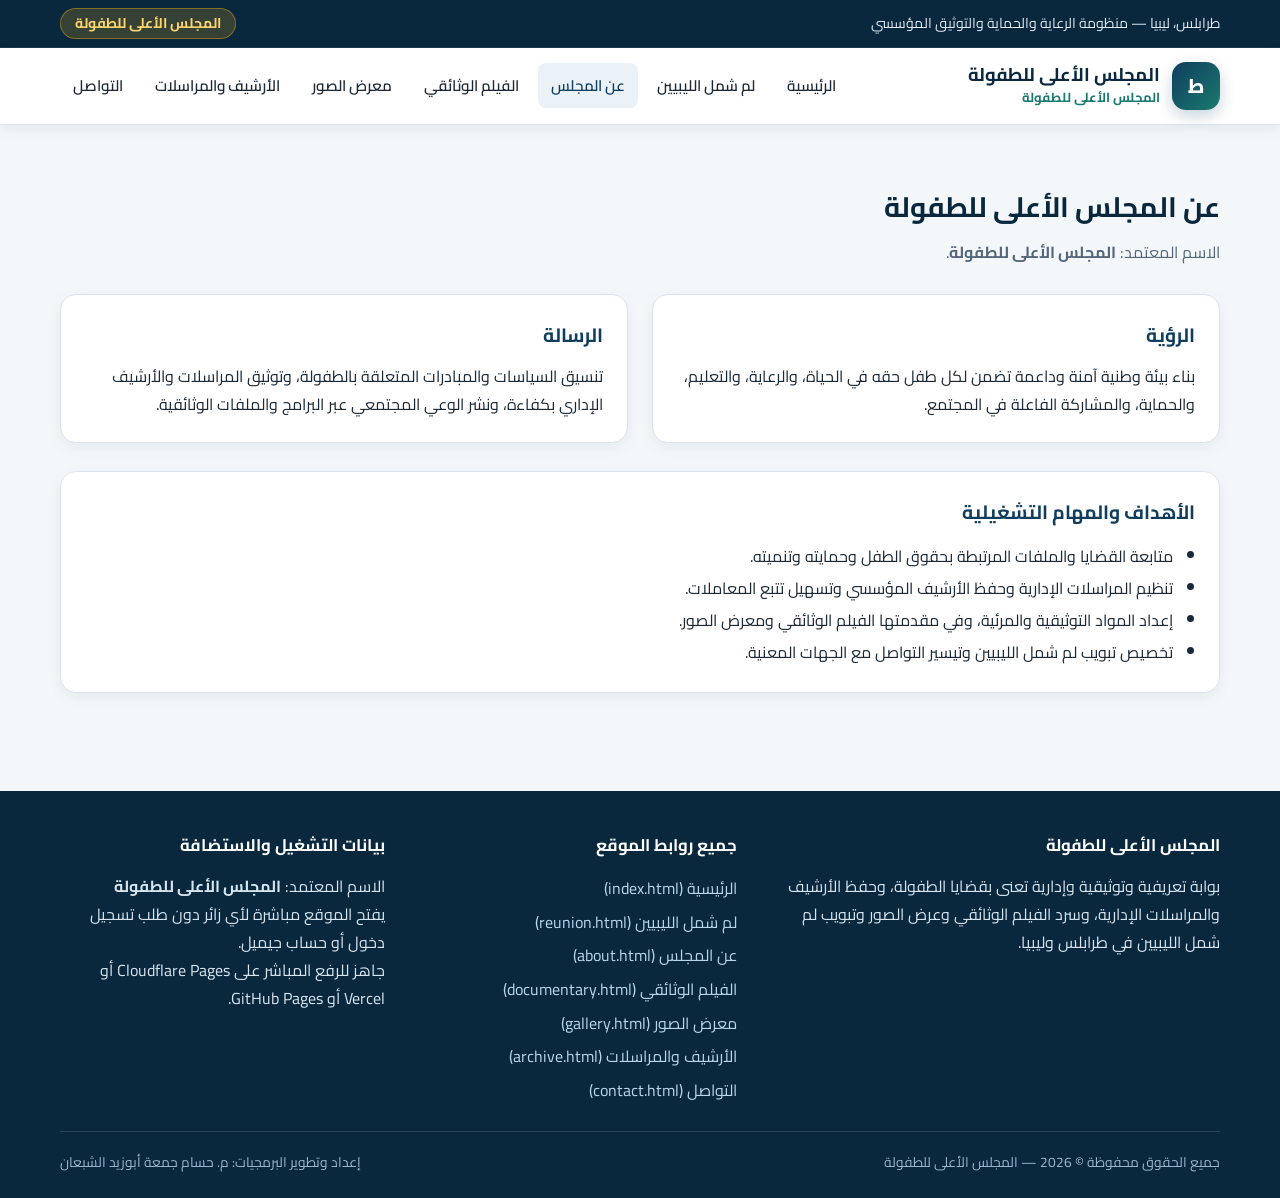
<file: about.html>
<!DOCTYPE html>
<html lang="ar" dir="rtl">
<head>
  <meta charset="UTF-8" />
  <meta name="viewport" content="width=device-width, initial-scale=1.0" />
  <title>المجلس الأعلى للطفولة</title>
  <link rel="preconnect" href="https://fonts.googleapis.com" />
  <link rel="preconnect" href="https://fonts.gstatic.com" crossorigin />
  <link href="https://fonts.googleapis.com/css2?family=Cairo:wght@400;600;700;800&display=swap" rel="stylesheet" />
  <link rel="stylesheet" href="css/style.css" />
</head>
<body>
  <div class="topbar">
    <div class="container topbar-inner">
      <div>طرابلس، ليبيا — منظومة الرعاية والحماية والتوثيق المؤسسي</div>
      <div class="en-title-badge">المجلس الأعلى للطفولة</div>
    </div>
  </div>
  <header class="navbar">
    <div class="container navbar-inner">
      <a class="brand" href="index.html">
        <div class="brand-mark">ط</div>
        <div class="brand-text">
          <strong>المجلس الأعلى للطفولة</strong>
          <span>المجلس الأعلى للطفولة</span>
        </div>
      </a>
      <nav aria-label="القائمة الرئيسية">
        <ul class="nav-links"><li><a href="index.html">الرئيسية</a></li><li><a href="reunion.html">لم شمل الليبيين</a></li><li><a href="about.html" class="active">عن المجلس</a></li><li><a href="documentary.html">الفيلم الوثائقي</a></li><li><a href="gallery.html">معرض الصور</a></li><li><a href="archive.html">الأرشيف والمراسلات</a></li><li><a href="contact.html">التواصل</a></li></ul>
      </nav>
    </div>
  </header>

  <section class="section">
    <div class="container">
      <div class="section-header">
        <h2>عن المجلس الأعلى للطفولة</h2>
        <p>الاسم المعتمد: <strong>المجلس الأعلى للطفولة</strong>.</p>
      </div>
      <div class="grid-2" style="margin-bottom:28px;">
        <div class="card">
          <h3>الرؤية</h3>
          <p>بناء بيئة وطنية آمنة وداعمة تضمن لكل طفل حقه في الحياة، والرعاية، والتعليم، والحماية، والمشاركة الفاعلة في المجتمع.</p>
        </div>
        <div class="card">
          <h3>الرسالة</h3>
          <p>تنسيق السياسات والمبادرات المتعلقة بالطفولة، وتوثيق المراسلات والأرشيف الإداري بكفاءة، ونشر الوعي المجتمعي عبر البرامج والملفات الوثائقية.</p>
        </div>
      </div>
      <div class="card">
        <h3>الأهداف والمهام التشغيلية</h3>
        <ul style="padding-right:22px; line-height:2;">
          <li>متابعة القضايا والملفات المرتبطة بحقوق الطفل وحمايته وتنميته.</li>
          <li>تنظيم المراسلات الإدارية وحفظ الأرشيف المؤسسي وتسهيل تتبع المعاملات.</li>
          <li>إعداد المواد التوثيقية والمرئية، وفي مقدمتها الفيلم الوثائقي ومعرض الصور.</li>
          <li>تخصيص تبويب لم شمل الليبيين وتيسير التواصل مع الجهات المعنية.</li>
        </ul>
      </div>
    </div>
  </section>
  <footer class="footer">
    <div class="container">
      <div class="footer-grid">
        <div>
          <h4>المجلس الأعلى للطفولة</h4>
          <p>بوابة تعريفية وتوثيقية وإدارية تعنى بقضايا الطفولة، وحفظ الأرشيف والمراسلات الإدارية، وسرد الفيلم الوثائقي وعرض الصور وتبويب لم شمل الليبيين في طرابلس وليبيا.</p>
        </div>
        <div>
          <h4>جميع روابط الموقع</h4>
          <ul style="list-style:none; line-height:2.1;">
            <li><a href="index.html">الرئيسية (index.html)</a></li>
            <li><a href="reunion.html">لم شمل الليبيين (reunion.html)</a></li>
            <li><a href="about.html">عن المجلس (about.html)</a></li>
            <li><a href="documentary.html">الفيلم الوثائقي (documentary.html)</a></li>
            <li><a href="gallery.html">معرض الصور (gallery.html)</a></li>
            <li><a href="archive.html">الأرشيف والمراسلات (archive.html)</a></li>
            <li><a href="contact.html">التواصل (contact.html)</a></li>
          </ul>
        </div>
        <div>
          <h4>بيانات التشغيل والاستضافة</h4>
          <p>الاسم المعتمد: <strong>المجلس الأعلى للطفولة</strong></p>
          <p>يفتح الموقع مباشرة لأي زائر دون طلب تسجيل دخول أو حساب جيميل.</p>
          <p>جاهز للرفع المباشر على Cloudflare Pages أو Vercel أو GitHub Pages.</p>
        </div>
      </div>
      <div class="footer-bottom">
        <span>جميع الحقوق محفوظة © 2026 — المجلس الأعلى للطفولة</span>
        <span>إعداد وتطوير البرمجيات: م. حسام جمعة أبوزيد الشبعان</span>
      </div>
    </div>
  </footer>
  <script src="js/app.js"></script>
</body>
</html>
</file>
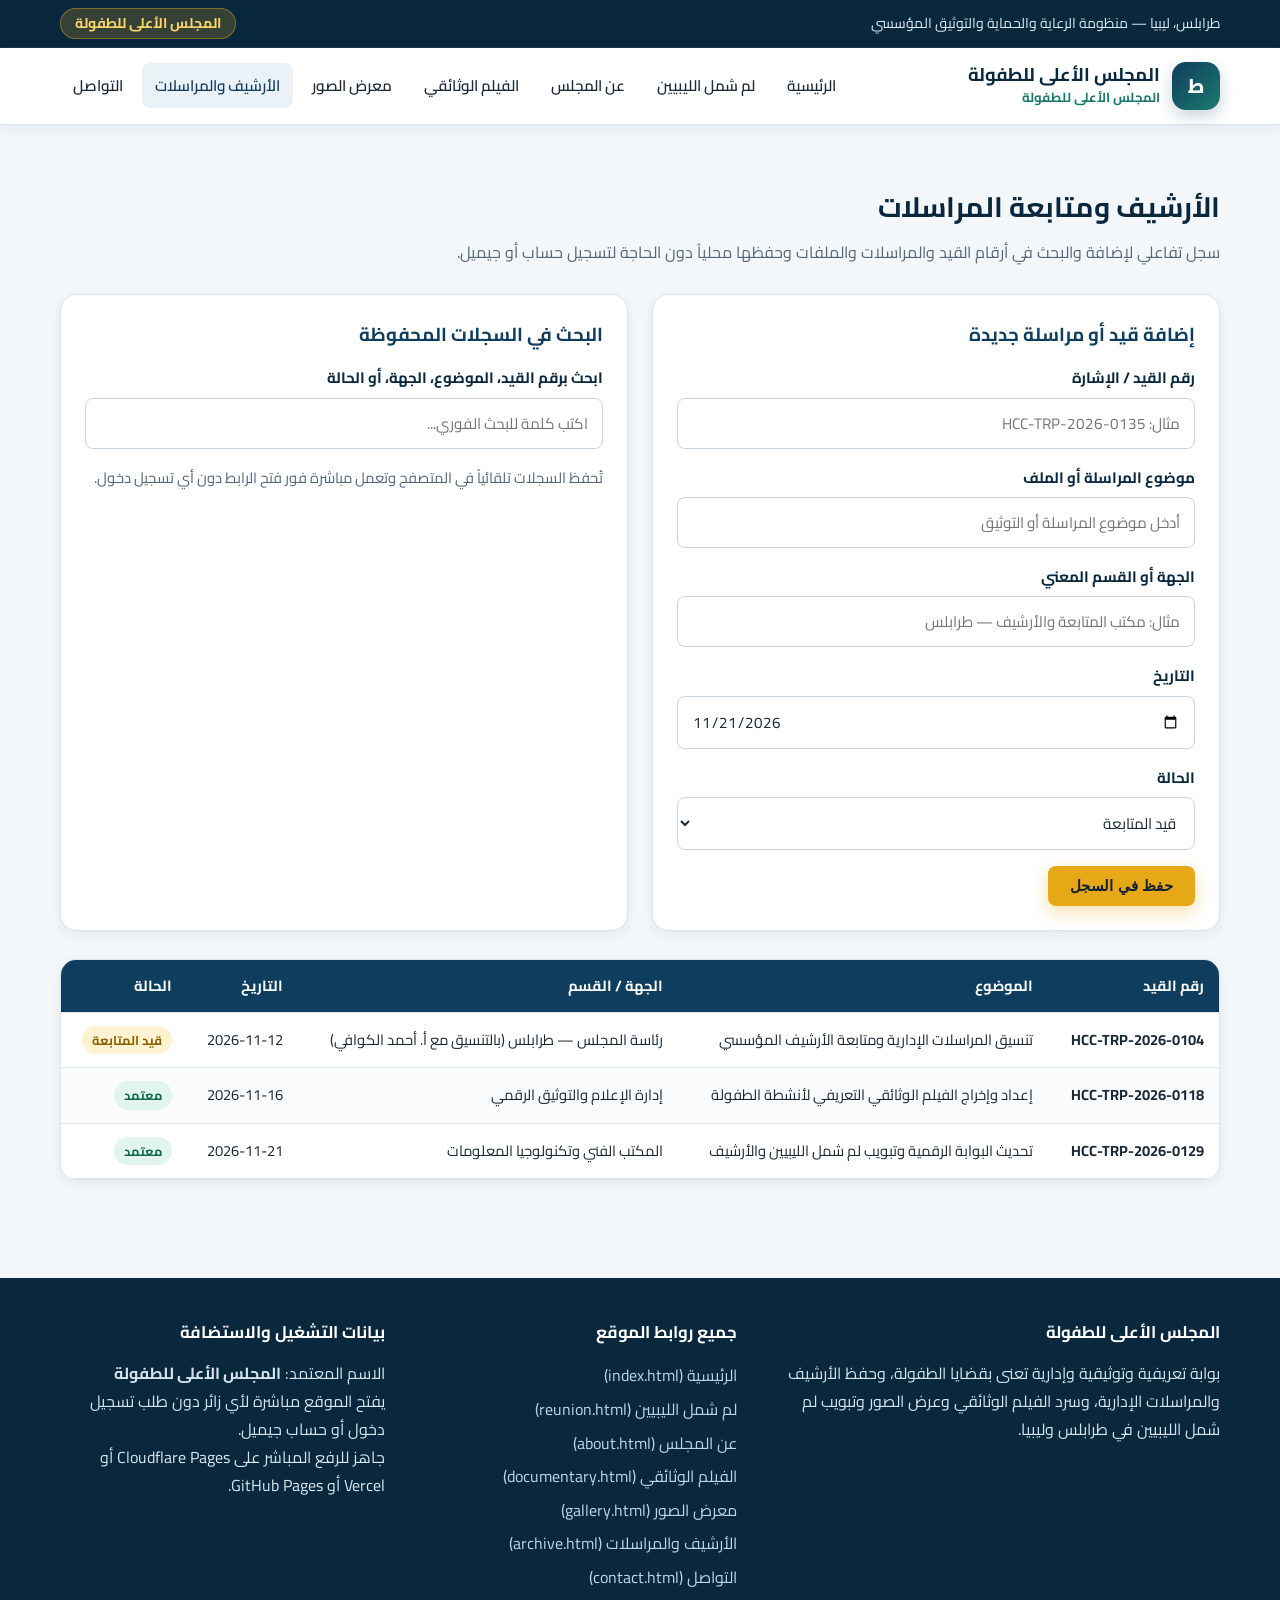
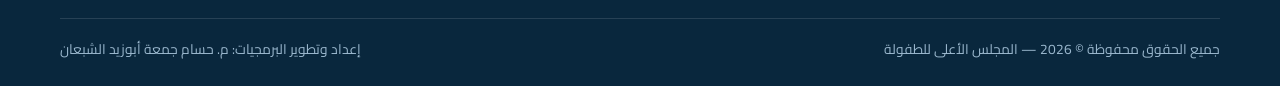
<file: archive.html>
<!DOCTYPE html>
<html lang="ar" dir="rtl">
<head>
  <meta charset="UTF-8" />
  <meta name="viewport" content="width=device-width, initial-scale=1.0" />
  <title>المجلس الأعلى للطفولة</title>
  <link rel="preconnect" href="https://fonts.googleapis.com" />
  <link rel="preconnect" href="https://fonts.gstatic.com" crossorigin />
  <link href="https://fonts.googleapis.com/css2?family=Cairo:wght@400;600;700;800&display=swap" rel="stylesheet" />
  <link rel="stylesheet" href="css/style.css" />
</head>
<body>
  <div class="topbar">
    <div class="container topbar-inner">
      <div>طرابلس، ليبيا — منظومة الرعاية والحماية والتوثيق المؤسسي</div>
      <div class="en-title-badge">المجلس الأعلى للطفولة</div>
    </div>
  </div>
  <header class="navbar">
    <div class="container navbar-inner">
      <a class="brand" href="index.html">
        <div class="brand-mark">ط</div>
        <div class="brand-text">
          <strong>المجلس الأعلى للطفولة</strong>
          <span>المجلس الأعلى للطفولة</span>
        </div>
      </a>
      <nav aria-label="القائمة الرئيسية">
        <ul class="nav-links"><li><a href="index.html">الرئيسية</a></li><li><a href="reunion.html">لم شمل الليبيين</a></li><li><a href="about.html">عن المجلس</a></li><li><a href="documentary.html">الفيلم الوثائقي</a></li><li><a href="gallery.html">معرض الصور</a></li><li><a href="archive.html" class="active">الأرشيف والمراسلات</a></li><li><a href="contact.html">التواصل</a></li></ul>
      </nav>
    </div>
  </header>

  <section class="section">
    <div class="container">
      <div class="section-header">
        <h2>الأرشيف ومتابعة المراسلات</h2>
        <p>سجل تفاعلي لإضافة والبحث في أرقام القيد والمراسلات والملفات وحفظها محلياً دون الحاجة لتسجيل حساب أو جيميل.</p>
      </div>
      <div class="grid-2" style="margin-bottom:28px;">
        <div class="form-panel">
          <h3 style="color:#0f3d5e; margin-bottom:14px;">إضافة قيد أو مراسلة جديدة</h3>
          <form id="addArchiveForm">
            <div class="form-group"><label for="recCode">رقم القيد / الإشارة</label><input type="text" id="recCode" placeholder="مثال: HCC-TRP-2026-0135" required /></div>
            <div class="form-group"><label for="recSubject">موضوع المراسلة أو الملف</label><input type="text" id="recSubject" placeholder="أدخل موضوع المراسلة أو التوثيق" required /></div>
            <div class="form-group"><label for="recEntity">الجهة أو القسم المعني</label><input type="text" id="recEntity" placeholder="مثال: مكتب المتابعة والأرشيف — طرابلس" required /></div>
            <div class="form-group"><label for="recDate">التاريخ</label><input type="date" id="recDate" value="2026-11-21" /></div>
            <div class="form-group"><label for="recStatus">الحالة</label><select id="recStatus"><option value="قيد المتابعة">قيد المتابعة</option><option value="معتمد">معتمد</option></select></div>
            <button type="submit" class="btn btn-primary">حفظ في السجل</button>
            <div id="archiveAlert" style="display:none;"></div>
          </form>
        </div>
        <div class="form-panel">
          <h3 style="color:#0f3d5e; margin-bottom:14px;">البحث في السجلات المحفوظة</h3>
          <div class="form-group"><label for="archiveSearch">ابحث برقم القيد، الموضوع، الجهة، أو الحالة</label><input type="text" id="archiveSearch" placeholder="اكتب كلمة للبحث الفوري..." /></div>
          <p style="color:#54667a; font-size:0.92rem;">تُحفظ السجلات تلقائياً في المتصفح وتعمل مباشرة فور فتح الرابط دون أي تسجيل دخول.</p>
        </div>
      </div>
      <div class="table-wrap">
        <table>
          <thead><tr><th>رقم القيد</th><th>الموضوع</th><th>الجهة / القسم</th><th>التاريخ</th><th>الحالة</th></tr></thead>
          <tbody id="archiveTableBody"></tbody>
        </table>
      </div>
    </div>
  </section>
  <footer class="footer">
    <div class="container">
      <div class="footer-grid">
        <div>
          <h4>المجلس الأعلى للطفولة</h4>
          <p>بوابة تعريفية وتوثيقية وإدارية تعنى بقضايا الطفولة، وحفظ الأرشيف والمراسلات الإدارية، وسرد الفيلم الوثائقي وعرض الصور وتبويب لم شمل الليبيين في طرابلس وليبيا.</p>
        </div>
        <div>
          <h4>جميع روابط الموقع</h4>
          <ul style="list-style:none; line-height:2.1;">
            <li><a href="index.html">الرئيسية (index.html)</a></li>
            <li><a href="reunion.html">لم شمل الليبيين (reunion.html)</a></li>
            <li><a href="about.html">عن المجلس (about.html)</a></li>
            <li><a href="documentary.html">الفيلم الوثائقي (documentary.html)</a></li>
            <li><a href="gallery.html">معرض الصور (gallery.html)</a></li>
            <li><a href="archive.html">الأرشيف والمراسلات (archive.html)</a></li>
            <li><a href="contact.html">التواصل (contact.html)</a></li>
          </ul>
        </div>
        <div>
          <h4>بيانات التشغيل والاستضافة</h4>
          <p>الاسم المعتمد: <strong>المجلس الأعلى للطفولة</strong></p>
          <p>يفتح الموقع مباشرة لأي زائر دون طلب تسجيل دخول أو حساب جيميل.</p>
          <p>جاهز للرفع المباشر على Cloudflare Pages أو Vercel أو GitHub Pages.</p>
        </div>
      </div>
      <div class="footer-bottom">
        <span>جميع الحقوق محفوظة © 2026 — المجلس الأعلى للطفولة</span>
        <span>إعداد وتطوير البرمجيات: م. حسام جمعة أبوزيد الشبعان</span>
      </div>
    </div>
  </footer>
  <script src="js/app.js"></script>
</body>
</html>
</file>
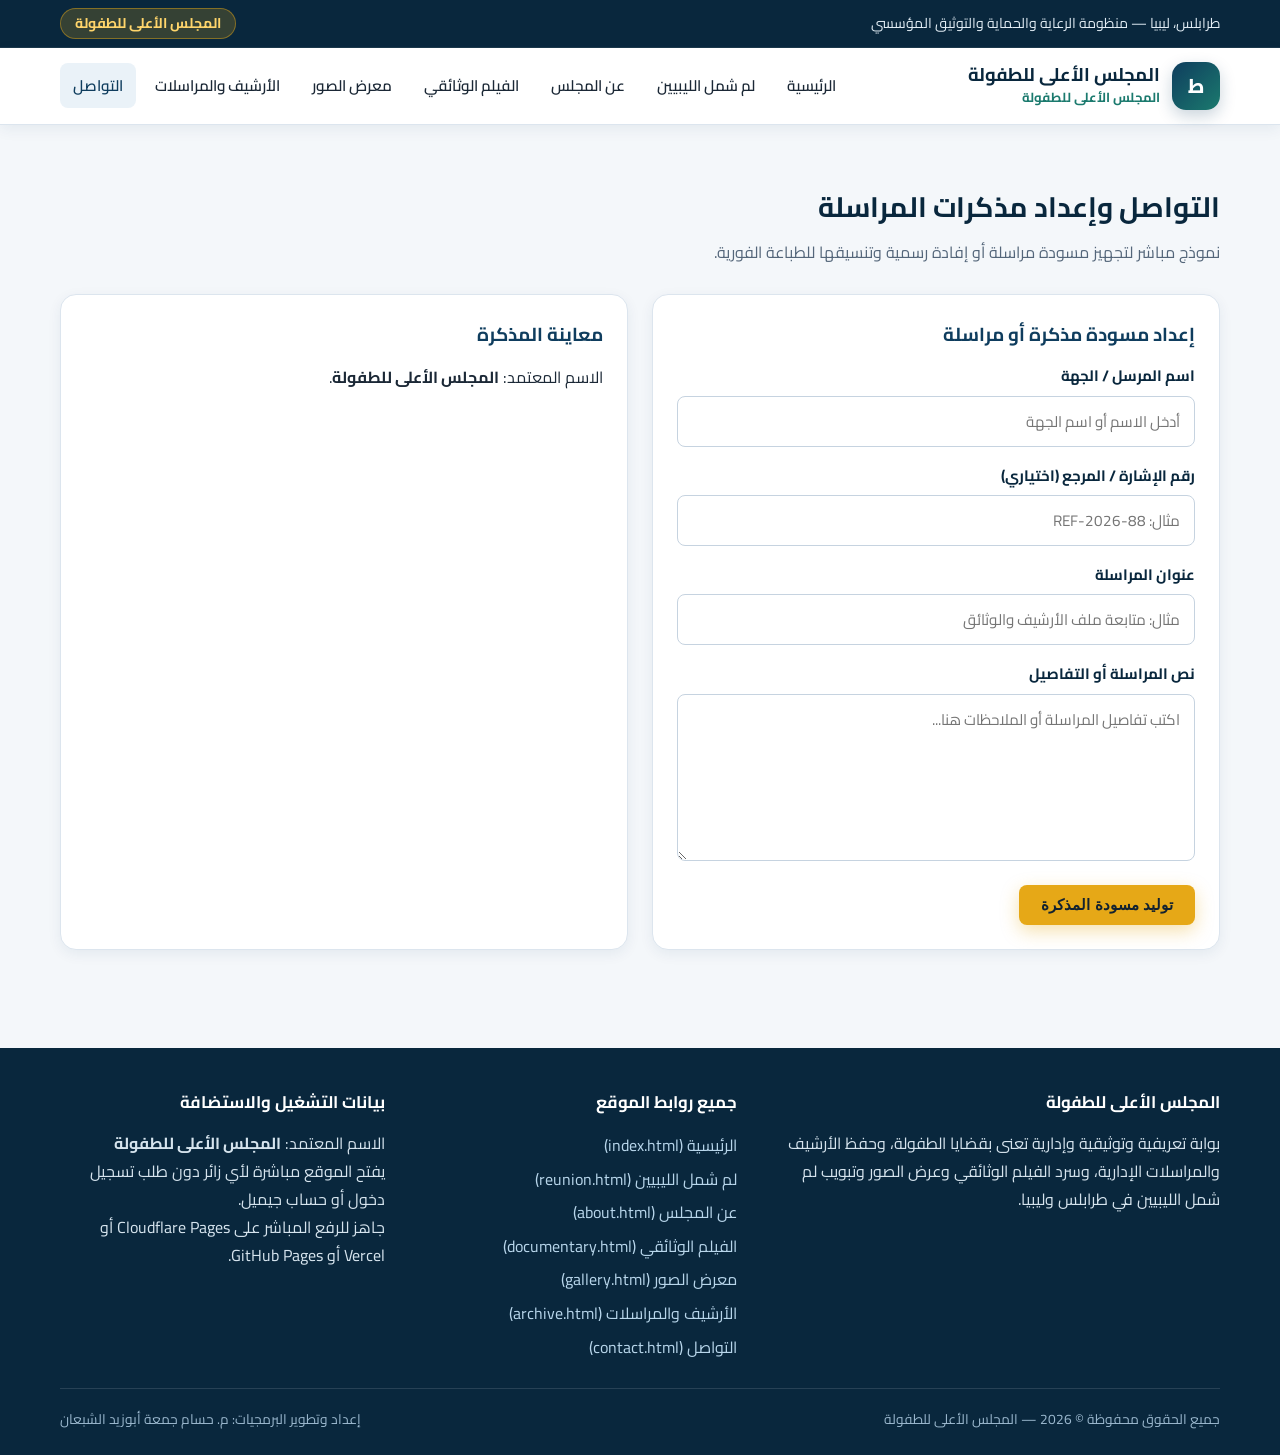
<file: contact.html>
<!DOCTYPE html>
<html lang="ar" dir="rtl">
<head>
  <meta charset="UTF-8" />
  <meta name="viewport" content="width=device-width, initial-scale=1.0" />
  <title>المجلس الأعلى للطفولة</title>
  <link rel="preconnect" href="https://fonts.googleapis.com" />
  <link rel="preconnect" href="https://fonts.gstatic.com" crossorigin />
  <link href="https://fonts.googleapis.com/css2?family=Cairo:wght@400;600;700;800&display=swap" rel="stylesheet" />
  <link rel="stylesheet" href="css/style.css" />
</head>
<body>
  <div class="topbar">
    <div class="container topbar-inner">
      <div>طرابلس، ليبيا — منظومة الرعاية والحماية والتوثيق المؤسسي</div>
      <div class="en-title-badge">المجلس الأعلى للطفولة</div>
    </div>
  </div>
  <header class="navbar">
    <div class="container navbar-inner">
      <a class="brand" href="index.html">
        <div class="brand-mark">ط</div>
        <div class="brand-text">
          <strong>المجلس الأعلى للطفولة</strong>
          <span>المجلس الأعلى للطفولة</span>
        </div>
      </a>
      <nav aria-label="القائمة الرئيسية">
        <ul class="nav-links"><li><a href="index.html">الرئيسية</a></li><li><a href="reunion.html">لم شمل الليبيين</a></li><li><a href="about.html">عن المجلس</a></li><li><a href="documentary.html">الفيلم الوثائقي</a></li><li><a href="gallery.html">معرض الصور</a></li><li><a href="archive.html">الأرشيف والمراسلات</a></li><li><a href="contact.html" class="active">التواصل</a></li></ul>
      </nav>
    </div>
  </header>

  <section class="section">
    <div class="container">
      <div class="section-header">
        <h2>التواصل وإعداد مذكرات المراسلة</h2>
        <p>نموذج مباشر لتجهيز مسودة مراسلة أو إفادة رسمية وتنسيقها للطباعة الفورية.</p>
      </div>
      <div class="grid-2">
        <div class="form-panel">
          <h3 style="color:#0f3d5e; margin-bottom:12px;">إعداد مسودة مذكرة أو مراسلة</h3>
          <form id="correspondenceForm">
            <div class="form-group"><label for="senderName">اسم المرسل / الجهة</label><input type="text" id="senderName" placeholder="أدخل الاسم أو اسم الجهة" required /></div>
            <div class="form-group"><label for="refNumber">رقم الإشارة / المرجع (اختياري)</label><input type="text" id="refNumber" placeholder="مثال: REF-2026-88" /></div>
            <div class="form-group"><label for="correspondenceTopic">عنوان المراسلة</label><input type="text" id="correspondenceTopic" placeholder="مثال: متابعة ملف الأرشيف والوثائق" required /></div>
            <div class="form-group"><label for="correspondenceNotes">نص المراسلة أو التفاصيل</label><textarea id="correspondenceNotes" rows="5" placeholder="اكتب تفاصيل المراسلة أو الملاحظات هنا..."></textarea></div>
            <button type="submit" class="btn btn-primary">توليد مسودة المذكرة</button>
            <div id="formAlert" style="display:none;"></div>
          </form>
        </div>

        <div class="form-panel">
          <h3 style="color:#0f3d5e; margin-bottom:12px;">معاينة المذكرة</h3>
          <p style="margin-bottom:12px;">الاسم المعتمد: <strong>المجلس الأعلى للطفولة</strong>.</p>
          <div id="correspondencePreview" style="display:none; background:#f8fbfe; border:1px solid #d5e2ee; padding:16px; border-radius:10px; margin-top:14px;"></div>
        </div>
      </div>
    </div>
  </section>
  <footer class="footer">
    <div class="container">
      <div class="footer-grid">
        <div>
          <h4>المجلس الأعلى للطفولة</h4>
          <p>بوابة تعريفية وتوثيقية وإدارية تعنى بقضايا الطفولة، وحفظ الأرشيف والمراسلات الإدارية، وسرد الفيلم الوثائقي وعرض الصور وتبويب لم شمل الليبيين في طرابلس وليبيا.</p>
        </div>
        <div>
          <h4>جميع روابط الموقع</h4>
          <ul style="list-style:none; line-height:2.1;">
            <li><a href="index.html">الرئيسية (index.html)</a></li>
            <li><a href="reunion.html">لم شمل الليبيين (reunion.html)</a></li>
            <li><a href="about.html">عن المجلس (about.html)</a></li>
            <li><a href="documentary.html">الفيلم الوثائقي (documentary.html)</a></li>
            <li><a href="gallery.html">معرض الصور (gallery.html)</a></li>
            <li><a href="archive.html">الأرشيف والمراسلات (archive.html)</a></li>
            <li><a href="contact.html">التواصل (contact.html)</a></li>
          </ul>
        </div>
        <div>
          <h4>بيانات التشغيل والاستضافة</h4>
          <p>الاسم المعتمد: <strong>المجلس الأعلى للطفولة</strong></p>
          <p>يفتح الموقع مباشرة لأي زائر دون طلب تسجيل دخول أو حساب جيميل.</p>
          <p>جاهز للرفع المباشر على Cloudflare Pages أو Vercel أو GitHub Pages.</p>
        </div>
      </div>
      <div class="footer-bottom">
        <span>جميع الحقوق محفوظة © 2026 — المجلس الأعلى للطفولة</span>
        <span>إعداد وتطوير البرمجيات: م. حسام جمعة أبوزيد الشبعان</span>
      </div>
    </div>
  </footer>
  <script src="js/app.js"></script>
</body>
</html>
</file>
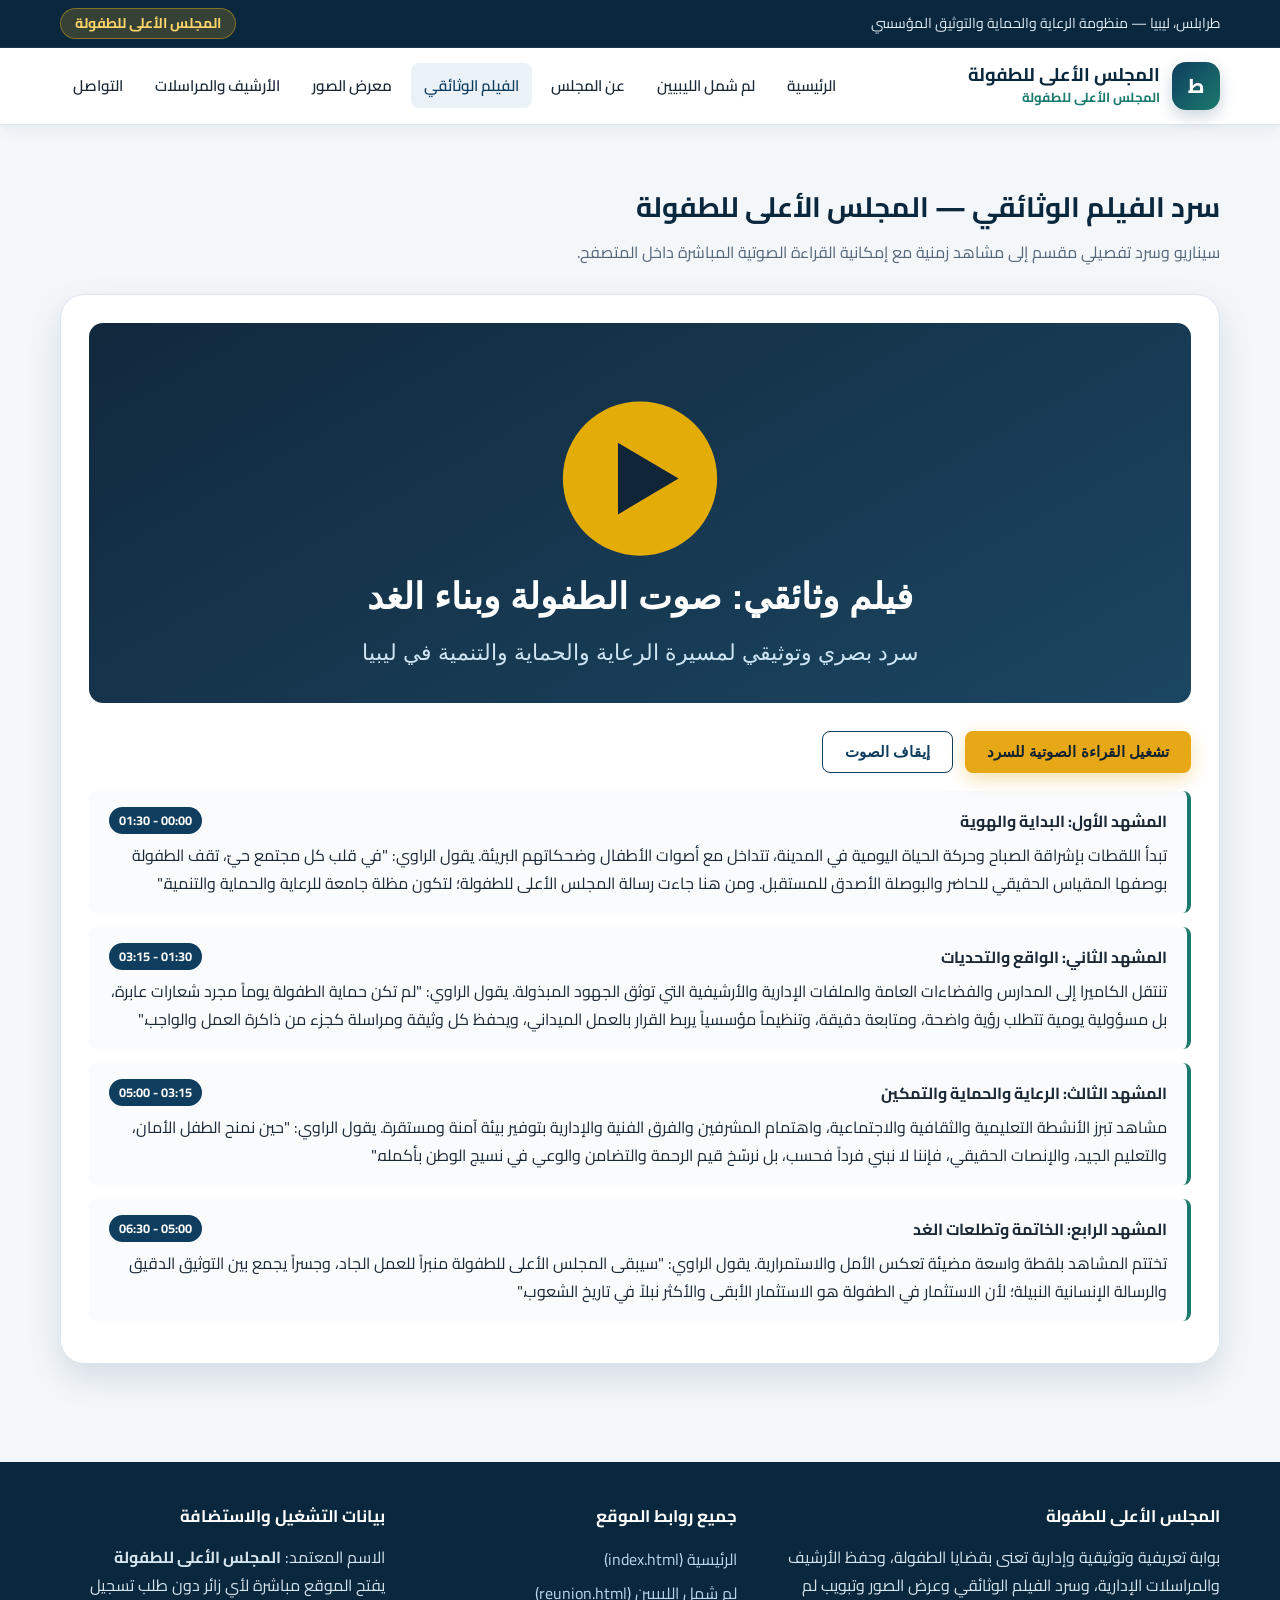
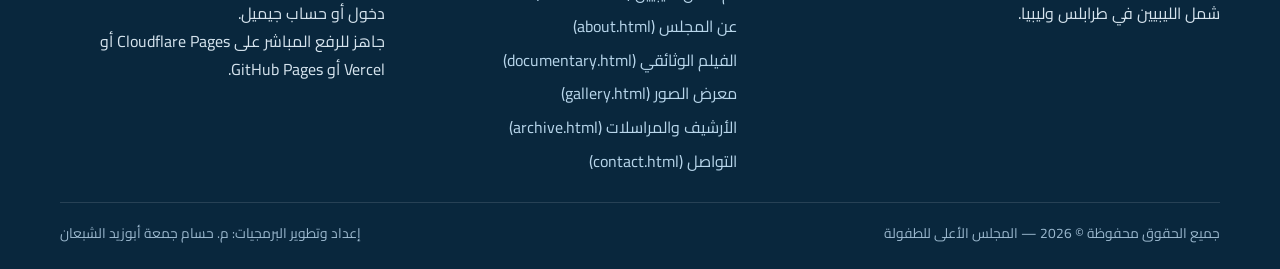
<file: documentary.html>
<!DOCTYPE html>
<html lang="ar" dir="rtl">
<head>
  <meta charset="UTF-8" />
  <meta name="viewport" content="width=device-width, initial-scale=1.0" />
  <title>المجلس الأعلى للطفولة</title>
  <link rel="preconnect" href="https://fonts.googleapis.com" />
  <link rel="preconnect" href="https://fonts.gstatic.com" crossorigin />
  <link href="https://fonts.googleapis.com/css2?family=Cairo:wght@400;600;700;800&display=swap" rel="stylesheet" />
  <link rel="stylesheet" href="css/style.css" />
</head>
<body>
  <div class="topbar">
    <div class="container topbar-inner">
      <div>طرابلس، ليبيا — منظومة الرعاية والحماية والتوثيق المؤسسي</div>
      <div class="en-title-badge">المجلس الأعلى للطفولة</div>
    </div>
  </div>
  <header class="navbar">
    <div class="container navbar-inner">
      <a class="brand" href="index.html">
        <div class="brand-mark">ط</div>
        <div class="brand-text">
          <strong>المجلس الأعلى للطفولة</strong>
          <span>المجلس الأعلى للطفولة</span>
        </div>
      </a>
      <nav aria-label="القائمة الرئيسية">
        <ul class="nav-links"><li><a href="index.html">الرئيسية</a></li><li><a href="reunion.html">لم شمل الليبيين</a></li><li><a href="about.html">عن المجلس</a></li><li><a href="documentary.html" class="active">الفيلم الوثائقي</a></li><li><a href="gallery.html">معرض الصور</a></li><li><a href="archive.html">الأرشيف والمراسلات</a></li><li><a href="contact.html">التواصل</a></li></ul>
      </nav>
    </div>
  </header>

  <section class="section">
    <div class="container">
      <div class="section-header">
        <h2>سرد الفيلم الوثائقي — المجلس الأعلى للطفولة</h2>
        <p>سيناريو وسرد تفصيلي مقسم إلى مشاهد زمنية مع إمكانية القراءة الصوتية المباشرة داخل المتصفح.</p>
      </div>
      <div class="doc-box">
        <img src="assets/images/documentary-cover.svg" alt="غلاف الفيلم الوثائقي" style="width:100%; max-height:380px; object-fit:cover; border-radius:14px; margin-bottom:20px;" />
        <div class="btn-group" style="margin-bottom:18px;">
          <button type="button" id="readNarrationBtn" class="btn btn-primary">تشغيل القراءة الصوتية للسرد</button>
          <button type="button" id="stopNarrationBtn" class="btn btn-outline" style="color:#0f3d5e; border-color:#0f3d5e;">إيقاف الصوت</button>
        </div>
        <div id="fullDocumentaryScript">
          <div class="scene-card">
            <div class="scene-header"><strong>المشهد الأول: البداية والهوية</strong><span class="scene-badge">00:00 - 01:30</span></div>
            <p>تبدأ اللقطات بإشراقة الصباح وحركة الحياة اليومية في المدينة، تتداخل مع أصوات الأطفال وضحكاتهم البريئة. يقول الراوي: "في قلب كل مجتمع حيّ، تقف الطفولة بوصفها المقياس الحقيقي للحاضر والبوصلة الأصدق للمستقبل. ومن هنا جاءت رسالة المجلس الأعلى للطفولة؛ لتكون مظلة جامعة للرعاية والحماية والتنمية."</p>
          </div>
          <div class="scene-card">
            <div class="scene-header"><strong>المشهد الثاني: الواقع والتحديات</strong><span class="scene-badge">01:30 - 03:15</span></div>
            <p>تنتقل الكاميرا إلى المدارس والفضاءات العامة والملفات الإدارية والأرشيفية التي توثق الجهود المبذولة. يقول الراوي: "لم تكن حماية الطفولة يوماً مجرد شعارات عابرة، بل مسؤولية يومية تتطلب رؤية واضحة، ومتابعة دقيقة، وتنظيماً مؤسسياً يربط القرار بالعمل الميداني، ويحفظ كل وثيقة ومراسلة كجزء من ذاكرة العمل والواجب."</p>
          </div>
          <div class="scene-card">
            <div class="scene-header"><strong>المشهد الثالث: الرعاية والحماية والتمكين</strong><span class="scene-badge">03:15 - 05:00</span></div>
            <p>مشاهد تبرز الأنشطة التعليمية والثقافية والاجتماعية، واهتمام المشرفين والفرق الفنية والإدارية بتوفير بيئة آمنة ومستقرة. يقول الراوي: "حين نمنح الطفل الأمان، والتعليم الجيد، والإنصات الحقيقي، فإننا لا نبني فرداً فحسب، بل نرسّخ قيم الرحمة والتضامن والوعي في نسيج الوطن بأكمله."</p>
          </div>
          <div class="scene-card">
            <div class="scene-header"><strong>المشهد الرابع: الخاتمة وتطلعات الغد</strong><span class="scene-badge">05:00 - 06:30</span></div>
            <p>تختتم المشاهد بلقطة واسعة مضيئة تعكس الأمل والاستمرارية. يقول الراوي: "سيبقى المجلس الأعلى للطفولة منبراً للعمل الجاد، وجسراً يجمع بين التوثيق الدقيق والرسالة الإنسانية النبيلة؛ لأن الاستثمار في الطفولة هو الاستثمار الأبقى والأكثر نبلاً في تاريخ الشعوب."</p>
          </div>
        </div>
      </div>
    </div>
  </section>
  <footer class="footer">
    <div class="container">
      <div class="footer-grid">
        <div>
          <h4>المجلس الأعلى للطفولة</h4>
          <p>بوابة تعريفية وتوثيقية وإدارية تعنى بقضايا الطفولة، وحفظ الأرشيف والمراسلات الإدارية، وسرد الفيلم الوثائقي وعرض الصور وتبويب لم شمل الليبيين في طرابلس وليبيا.</p>
        </div>
        <div>
          <h4>جميع روابط الموقع</h4>
          <ul style="list-style:none; line-height:2.1;">
            <li><a href="index.html">الرئيسية (index.html)</a></li>
            <li><a href="reunion.html">لم شمل الليبيين (reunion.html)</a></li>
            <li><a href="about.html">عن المجلس (about.html)</a></li>
            <li><a href="documentary.html">الفيلم الوثائقي (documentary.html)</a></li>
            <li><a href="gallery.html">معرض الصور (gallery.html)</a></li>
            <li><a href="archive.html">الأرشيف والمراسلات (archive.html)</a></li>
            <li><a href="contact.html">التواصل (contact.html)</a></li>
          </ul>
        </div>
        <div>
          <h4>بيانات التشغيل والاستضافة</h4>
          <p>الاسم المعتمد: <strong>المجلس الأعلى للطفولة</strong></p>
          <p>يفتح الموقع مباشرة لأي زائر دون طلب تسجيل دخول أو حساب جيميل.</p>
          <p>جاهز للرفع المباشر على Cloudflare Pages أو Vercel أو GitHub Pages.</p>
        </div>
      </div>
      <div class="footer-bottom">
        <span>جميع الحقوق محفوظة © 2026 — المجلس الأعلى للطفولة</span>
        <span>إعداد وتطوير البرمجيات: م. حسام جمعة أبوزيد الشبعان</span>
      </div>
    </div>
  </footer>
  <script src="js/app.js"></script>
</body>
</html>
</file>
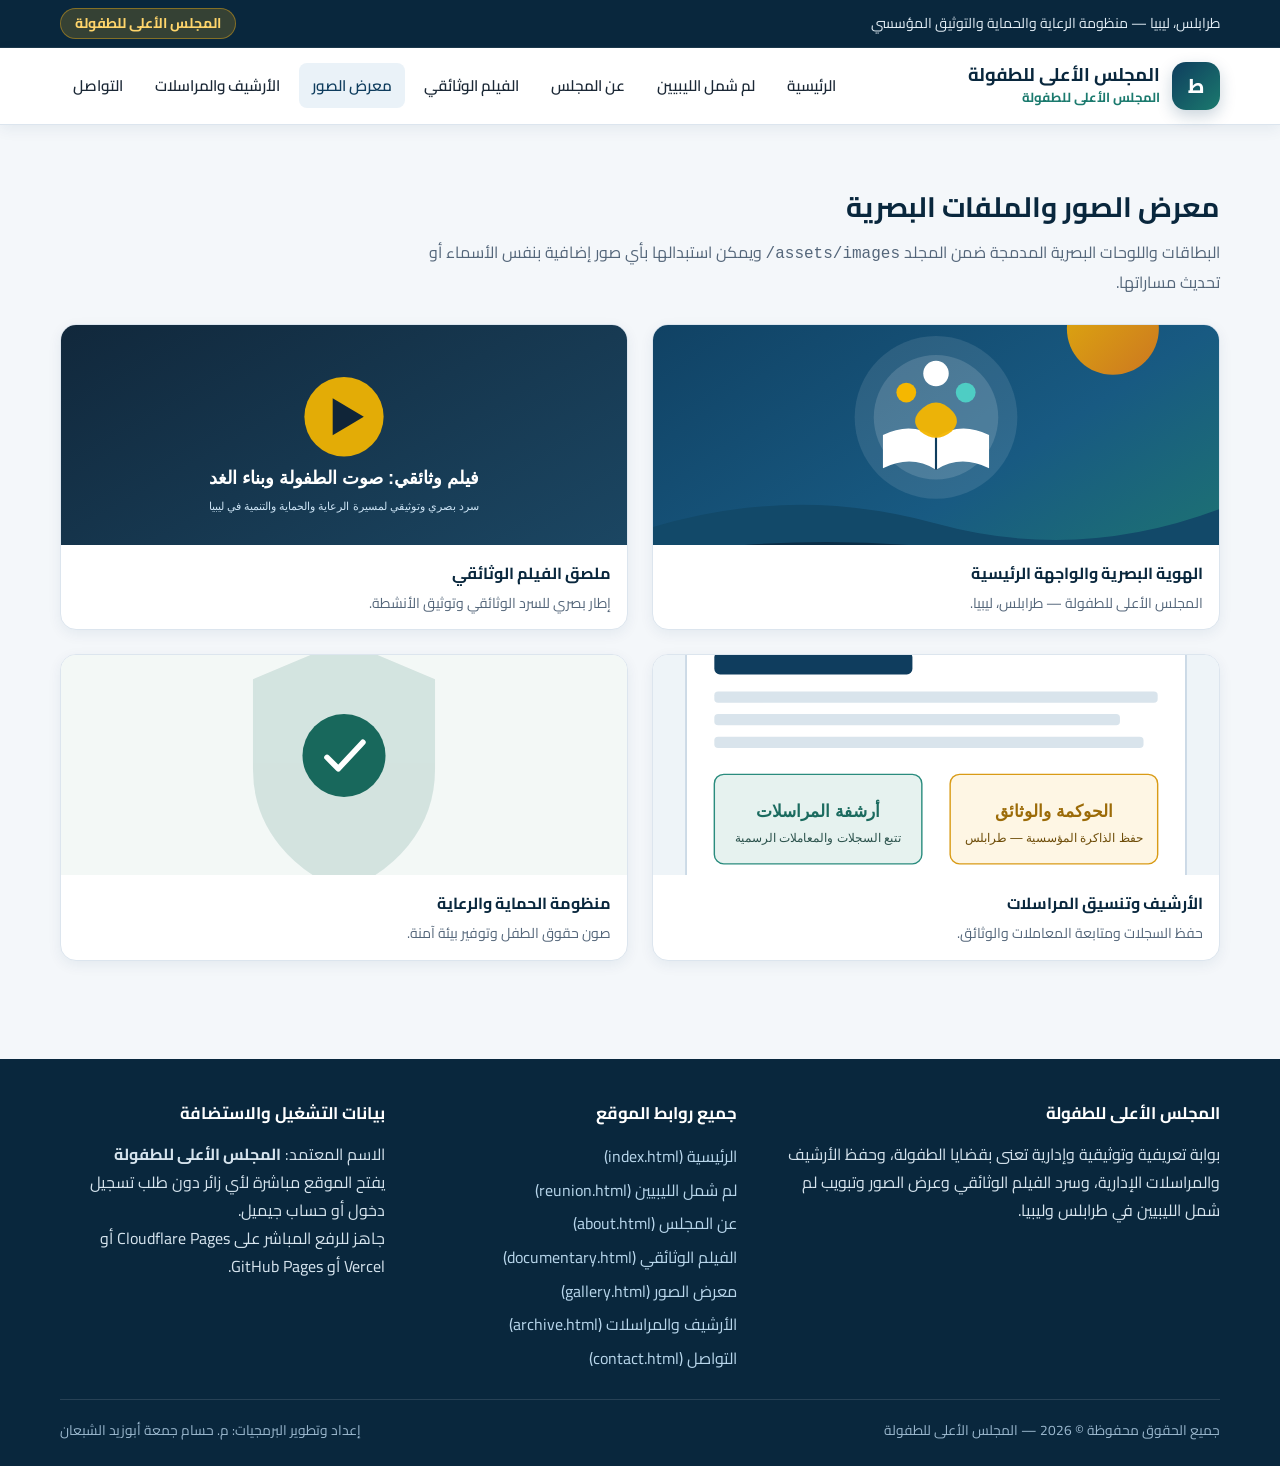
<file: gallery.html>
<!DOCTYPE html>
<html lang="ar" dir="rtl">
<head>
  <meta charset="UTF-8" />
  <meta name="viewport" content="width=device-width, initial-scale=1.0" />
  <title>المجلس الأعلى للطفولة</title>
  <link rel="preconnect" href="https://fonts.googleapis.com" />
  <link rel="preconnect" href="https://fonts.gstatic.com" crossorigin />
  <link href="https://fonts.googleapis.com/css2?family=Cairo:wght@400;600;700;800&display=swap" rel="stylesheet" />
  <link rel="stylesheet" href="css/style.css" />
</head>
<body>
  <div class="topbar">
    <div class="container topbar-inner">
      <div>طرابلس، ليبيا — منظومة الرعاية والحماية والتوثيق المؤسسي</div>
      <div class="en-title-badge">المجلس الأعلى للطفولة</div>
    </div>
  </div>
  <header class="navbar">
    <div class="container navbar-inner">
      <a class="brand" href="index.html">
        <div class="brand-mark">ط</div>
        <div class="brand-text">
          <strong>المجلس الأعلى للطفولة</strong>
          <span>المجلس الأعلى للطفولة</span>
        </div>
      </a>
      <nav aria-label="القائمة الرئيسية">
        <ul class="nav-links"><li><a href="index.html">الرئيسية</a></li><li><a href="reunion.html">لم شمل الليبيين</a></li><li><a href="about.html">عن المجلس</a></li><li><a href="documentary.html">الفيلم الوثائقي</a></li><li><a href="gallery.html" class="active">معرض الصور</a></li><li><a href="archive.html">الأرشيف والمراسلات</a></li><li><a href="contact.html">التواصل</a></li></ul>
      </nav>
    </div>
  </header>

  <section class="section">
    <div class="container">
      <div class="section-header">
        <h2>معرض الصور والملفات البصرية</h2>
        <p>البطاقات واللوحات البصرية المدمجة ضمن المجلد <code>assets/images/</code> ويمكن استبدالها بأي صور إضافية بنفس الأسماء أو تحديث مساراتها.</p>
      </div>
      <div class="grid-2">
        <div class="gallery-item"><img src="assets/images/hero-banner.svg" alt="الواجهة الرئيسية" /><div class="gallery-caption"><h4>الهوية البصرية والواجهة الرئيسية</h4><p>المجلس الأعلى للطفولة — طرابلس، ليبيا.</p></div></div>
        <div class="gallery-item"><img src="assets/images/documentary-cover.svg" alt="ملصق الفيلم الوثائقي" /><div class="gallery-caption"><h4>ملصق الفيلم الوثائقي</h4><p>إطار بصري للسرد الوثائقي وتوثيق الأنشطة.</p></div></div>
        <div class="gallery-item"><img src="assets/images/archive-governance.svg" alt="الأرشيف وتنسيق المراسلات" /><div class="gallery-caption"><h4>الأرشيف وتنسيق المراسلات</h4><p>حفظ السجلات ومتابعة المعاملات والوثائق.</p></div></div>
        <div class="gallery-item"><img src="assets/images/child-protection.svg" alt="منظومة الحماية والرعاية" /><div class="gallery-caption"><h4>منظومة الحماية والرعاية</h4><p>صون حقوق الطفل وتوفير بيئة آمنة.</p></div></div>
      </div>
    </div>
  </section>
  <footer class="footer">
    <div class="container">
      <div class="footer-grid">
        <div>
          <h4>المجلس الأعلى للطفولة</h4>
          <p>بوابة تعريفية وتوثيقية وإدارية تعنى بقضايا الطفولة، وحفظ الأرشيف والمراسلات الإدارية، وسرد الفيلم الوثائقي وعرض الصور وتبويب لم شمل الليبيين في طرابلس وليبيا.</p>
        </div>
        <div>
          <h4>جميع روابط الموقع</h4>
          <ul style="list-style:none; line-height:2.1;">
            <li><a href="index.html">الرئيسية (index.html)</a></li>
            <li><a href="reunion.html">لم شمل الليبيين (reunion.html)</a></li>
            <li><a href="about.html">عن المجلس (about.html)</a></li>
            <li><a href="documentary.html">الفيلم الوثائقي (documentary.html)</a></li>
            <li><a href="gallery.html">معرض الصور (gallery.html)</a></li>
            <li><a href="archive.html">الأرشيف والمراسلات (archive.html)</a></li>
            <li><a href="contact.html">التواصل (contact.html)</a></li>
          </ul>
        </div>
        <div>
          <h4>بيانات التشغيل والاستضافة</h4>
          <p>الاسم المعتمد: <strong>المجلس الأعلى للطفولة</strong></p>
          <p>يفتح الموقع مباشرة لأي زائر دون طلب تسجيل دخول أو حساب جيميل.</p>
          <p>جاهز للرفع المباشر على Cloudflare Pages أو Vercel أو GitHub Pages.</p>
        </div>
      </div>
      <div class="footer-bottom">
        <span>جميع الحقوق محفوظة © 2026 — المجلس الأعلى للطفولة</span>
        <span>إعداد وتطوير البرمجيات: م. حسام جمعة أبوزيد الشبعان</span>
      </div>
    </div>
  </footer>
  <script src="js/app.js"></script>
</body>
</html>
</file>
<file: css/style.css>
/* ==========================================================================
   المجلس الأعلى للطفولة — Enhanced 3D & Responsive Stylesheet
   ========================================================================== */
:root {
  --primary: #0f3d5e;
  --primary-dark: #09273d;
  --primary-light: #1c5f8c;
  --secondary: #1b7a6e;
  --accent: #e6a817;
  --bg-page: #f4f7fa;
  --bg-card: #ffffff;
  --text-main: #1b2836;
  --text-muted: #54667a;
  --border-color: #dce5ee;
  --radius-sm: 8px;
  --radius-md: 16px;
  --radius-lg: 24px;
  --shadow-sm: 0 4px 14px rgba(15, 61, 94, 0.07);
  --shadow-md: 0 14px 34px rgba(15, 61, 94, 0.14);
  --shadow-3d: 0 22px 45px rgba(9, 39, 61, 0.24);
  --transition: all 0.3s cubic-bezier(0.22, 1, 0.36, 1);
}

* { box-sizing: border-box; margin: 0; padding: 0; }
html { scroll-behavior: smooth; direction: rtl; }
body {
  font-family: 'Cairo', 'Segoe UI', Tahoma, Geneva, Verdana, sans-serif;
  background-color: var(--bg-page);
  color: var(--text-main);
  line-height: 1.75;
  font-size: 16px;
  overflow-x: hidden;
}
.container { width: 100%; max-width: 1200px; margin: 0 auto; padding: 0 20px; }

.topbar {
  background: var(--primary-dark);
  color: #e2edf5;
  font-size: 0.88rem;
  padding: 8px 0;
  border-bottom: 1px solid rgba(255,255,255,0.08);
}
.topbar-inner { display: flex; flex-wrap: wrap; justify-content: space-between; align-items: center; gap: 10px; }
.en-title-badge {
  background: rgba(230, 168, 23, 0.2);
  color: #ffd56b;
  border: 1px solid rgba(230, 168, 23, 0.45);
  padding: 2px 14px;
  border-radius: 999px;
  font-weight: 700;
}

.navbar {
  background: rgba(255, 255, 255, 0.96);
  backdrop-filter: blur(10px);
  box-shadow: var(--shadow-sm);
  position: sticky;
  top: 0;
  z-index: 1000;
  border-bottom: 1px solid var(--border-color);
}
.navbar-inner { display: flex; align-items: center; justify-content: space-between; min-height: 76px; gap: 16px; }
.brand { display: flex; align-items: center; gap: 12px; text-decoration: none; color: var(--primary); }
.brand-mark {
  width: 48px; height: 48px; border-radius: 14px;
  background: linear-gradient(135deg, var(--primary), var(--secondary));
  color: #fff; display: flex; align-items: center; justify-content: center;
  font-weight: 800; font-size: 1.25rem; flex-shrink: 0;
  box-shadow: 0 6px 16px rgba(15, 61, 94, 0.22);
}
.brand-text strong { display: block; font-size: 1.15rem; line-height: 1.25; color: var(--primary-dark); }
.brand-text span { display: block; font-size: 0.82rem; color: var(--secondary); font-weight: 700; }

.nav-links { display: flex; list-style: none; gap: 6px; flex-wrap: wrap; }
.nav-links a {
  text-decoration: none; color: var(--text-main); font-weight: 600; font-size: 0.95rem;
  padding: 8px 13px; border-radius: var(--radius-sm); transition: var(--transition);
}
.nav-links a:hover, .nav-links a.active { background: #eaf2f8; color: var(--primary); }

/* 3D Hero Stage */
.hero {
  background: radial-gradient(circle at 20% 20%, #1c6494 0%, #0d3654 55%, #071e30 100%);
  color: #fff;
  padding: 64px 0;
  position: relative;
  perspective: 1200px;
}
.hero-grid { display: grid; grid-template-columns: 1.1fr 0.9fr; gap: 36px; align-items: center; }
.hero-tag {
  display: inline-block; background: rgba(255,255,255,0.14); color: #ffe08a;
  padding: 5px 14px; border-radius: 999px; font-size: 0.88rem; font-weight: 700; margin-bottom: 14px;
}
.hero h1 { font-size: 2.4rem; line-height: 1.3; margin-bottom: 10px; text-shadow: 0 4px 18px rgba(0,0,0,0.28); }
.hero-en-name { font-size: 1.1rem; color: #b7daf2; font-weight: 700; margin-bottom: 16px; }
.hero p { color: #e6f0f7; margin-bottom: 24px; font-size: 1.03rem; }

.btn-group { display: flex; flex-wrap: wrap; gap: 12px; }
.btn {
  display: inline-flex; align-items: center; justify-content: center; gap: 8px;
  padding: 11px 22px; border-radius: var(--radius-sm); font-weight: 700; font-size: 0.96rem;
  text-decoration: none; border: none; cursor: pointer; transition: var(--transition);
}
.btn-primary { background: var(--accent); color: #132230; box-shadow: 0 6px 18px rgba(230, 168, 23, 0.35); }
.btn-primary:hover { background: #f3b929; transform: translateY(-2px); }
.btn-outline { background: rgba(255,255,255,0.06); color: #fff; border: 1.5px solid rgba(255,255,255,0.55); }
.btn-outline:hover { background: rgba(255,255,255,0.16); transform: translateY(-2px); }

/* Interactive 3D Canvas & Card Frame */
.hero-3d-stage {
  background: rgba(255, 255, 255, 0.08);
  border: 1px solid rgba(255, 255, 255, 0.2);
  border-radius: var(--radius-lg);
  padding: 14px;
  box-shadow: var(--shadow-3d);
  transform-style: preserve-3d;
  transition: transform 0.2s ease-out;
}
.hero-3d-canvas {
  width: 100%;
  height: 330px;
  border-radius: 16px;
  display: block;
  background: linear-gradient(145deg, #0b2c44, #144d73);
}
.stage-caption {
  text-align: center;
  font-size: 0.84rem;
  color: #cde5f7;
  margin-top: 8px;
}

.section { padding: 58px 0; perspective: 1000px; }
.section-alt { background: #eaf0f6; }
.section-header { margin-bottom: 28px; }
.section-header h2 { font-size: 1.75rem; color: var(--primary-dark); margin-bottom: 6px; }
.section-header p { color: var(--text-muted); max-width: 820px; }

.grid-3 { display: grid; grid-template-columns: repeat(3, 1fr); gap: 22px; }
.grid-2 { display: grid; grid-template-columns: repeat(2, 1fr); gap: 24px; }

.card {
  background: var(--bg-card); border: 1px solid var(--border-color);
  border-radius: var(--radius-md); padding: 24px; box-shadow: var(--shadow-sm);
  transition: var(--transition); transform-style: preserve-3d;
}
.card:hover {
  box-shadow: var(--shadow-md);
  transform: translateY(-6px) rotateX(2deg) rotateY(-2deg);
}
.card h3 { color: var(--primary); font-size: 1.2rem; margin-bottom: 10px; }
.card img { width: 100%; height: 210px; object-fit: cover; border-radius: var(--radius-sm); margin-bottom: 14px; }

.doc-box {
  background: var(--bg-card); border: 1px solid var(--border-color);
  border-radius: var(--radius-lg); padding: 28px; box-shadow: var(--shadow-md);
}
.scene-card {
  border-right: 4px solid var(--secondary); background: #f9fbfd;
  padding: 16px 20px; border-radius: var(--radius-sm); margin-bottom: 14px;
}
.scene-header { display: flex; justify-content: space-between; align-items: center; margin-bottom: 6px; flex-wrap: wrap; gap: 8px; }
.scene-badge { background: var(--primary); color: #fff; font-size: 0.8rem; font-weight: 700; padding: 2px 10px; border-radius: 999px; }

.audio-panel {
  background: #f4f9fc; border: 1px solid #c9dce9; border-radius: var(--radius-md);
  padding: 20px; margin-top: 14px;
}

.form-panel {
  background: var(--bg-card); border: 1px solid var(--border-color);
  border-radius: var(--radius-md); padding: 24px; box-shadow: var(--shadow-sm);
}
.form-group { margin-bottom: 16px; }
.form-group label { display: block; font-weight: 700; margin-bottom: 6px; color: var(--primary-dark); font-size: 0.94rem; }
.form-group input, .form-group select, .form-group textarea {
  width: 100%; padding: 10px 14px; border: 1px solid #c6d3e0;
  border-radius: var(--radius-sm); font-family: inherit; font-size: 0.95rem; background: #fff; color: var(--text-main);
}

.table-wrap {
  overflow-x: auto; background: var(--bg-card);
  border-radius: var(--radius-md); border: 1px solid var(--border-color); box-shadow: var(--shadow-sm);
}
table { width: 100%; border-collapse: collapse; text-align: right; }
th, td { padding: 13px 15px; border-bottom: 1px solid var(--border-color); font-size: 0.92rem; }
th { background: var(--primary); color: #fff; font-weight: 700; }
tr:nth-child(even) td { background: #f9fbfd; }
.status-pill { display: inline-block; padding: 3px 10px; border-radius: 999px; font-size: 0.8rem; font-weight: 700; }
.status-active { background: #e1f5ee; color: #126952; }
.status-review { background: #fff3d1; color: #8c6004; }

.gallery-item {
  background: var(--bg-card); border: 1px solid var(--border-color);
  border-radius: var(--radius-md); overflow: hidden; box-shadow: var(--shadow-sm);
  transition: var(--transition);
}
.gallery-item:hover { transform: translateY(-4px); box-shadow: var(--shadow-md); }
.gallery-item img { width: 100%; height: 220px; object-fit: cover; display: block; }
.gallery-caption { padding: 14px 16px; }
.gallery-caption h4 { color: var(--primary-dark); margin-bottom: 4px; }
.gallery-caption p { font-size: 0.88rem; color: var(--text-muted); }

.footer { background: var(--primary-dark); color: #d6e4ee; padding: 40px 0 24px; margin-top: 40px; }
.footer-grid {
  display: grid; grid-template-columns: 1.4fr 1fr 1fr; gap: 28px;
  padding-bottom: 24px; border-bottom: 1px solid rgba(255,255,255,0.12);
}
.footer h4 { color: #fff; margin-bottom: 12px; font-size: 1.05rem; }
.footer a { color: #b8d6eb; text-decoration: none; }
.footer a:hover { color: #ffd56b; }
.footer-bottom {
  padding-top: 18px; display: flex; justify-content: space-between;
  flex-wrap: wrap; gap: 10px; font-size: 0.86rem; color: #9bb8ce;
}

@media (max-width: 900px) {
  .hero-grid, .grid-3, .grid-2, .footer-grid { grid-template-columns: 1fr; }
  .hero h1 { font-size: 1.85rem; }
}
</file>
